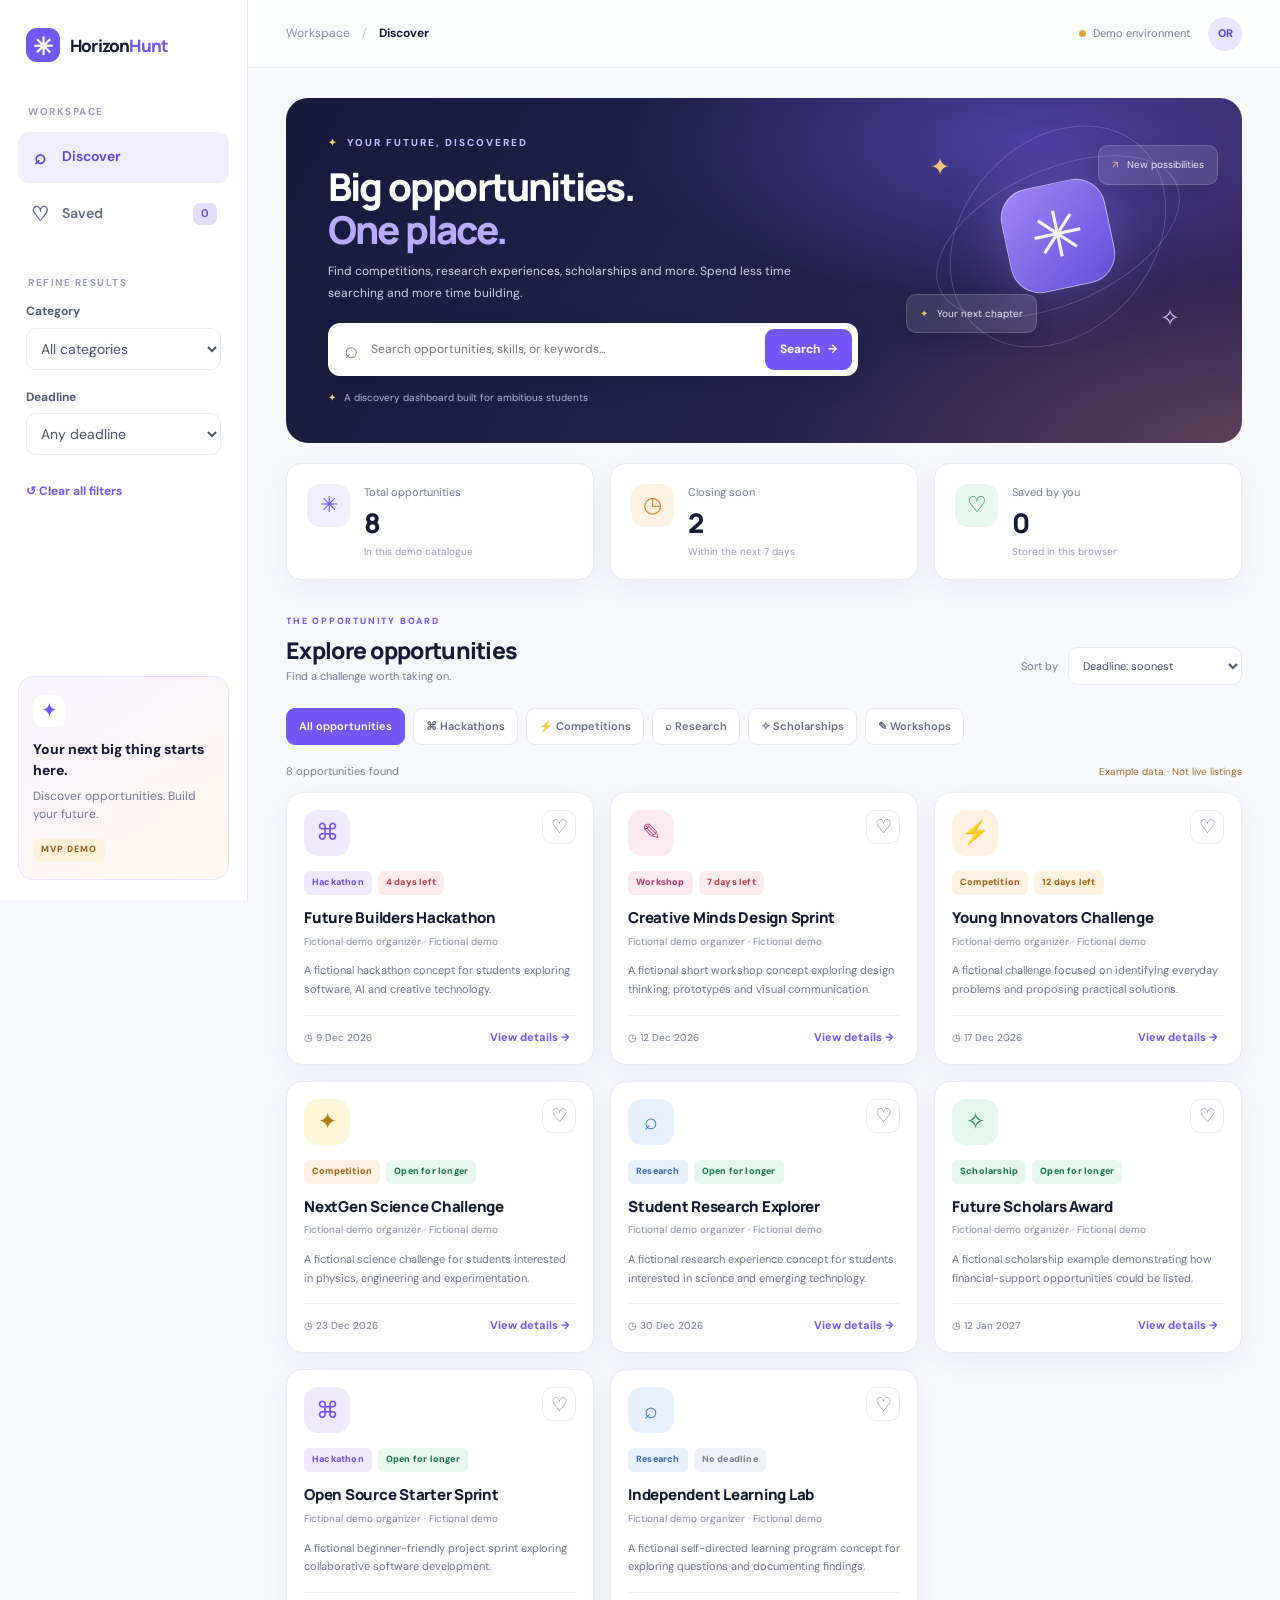
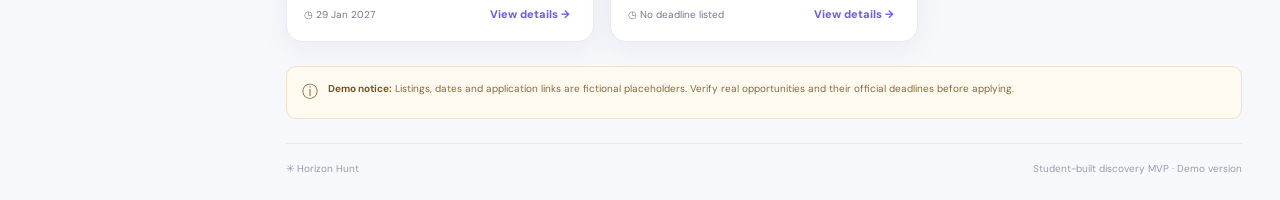
<file: index.html>
<!DOCTYPE html>
<html lang="en">
<head>
  <meta charset="UTF-8">
  <meta name="viewport" content="width=device-width, initial-scale=1.0">
  <meta name="theme-color" content="#10152c">
  <meta name="description" content="Horizon Hunt helps students discover and organize opportunities.">
  <title>Horizon Hunt — Discover What's Next</title>
  <link rel="preconnect" href="https://fonts.googleapis.com">
  <link rel="preconnect" href="https://fonts.gstatic.com" crossorigin>
  <link href="https://fonts.googleapis.com/css2?family=DM+Sans:wght@400;500;600;700&family=Manrope:wght@400;500;600;700;800&display=swap" rel="stylesheet">
  <link rel="stylesheet" href="style.css">
  <script src="script.js" defer></script>
</head>
<body>
  <div class="app-shell">
    <aside class="sidebar" id="sidebar">
      <a class="brand" href="#" aria-label="Horizon Hunt home">
        <span class="brand-mark">✳</span>
        <span>Horizon<span class="brand-light">Hunt</span></span>
      </a>

      <div class="sidebar-label">WORKSPACE</div>
      <nav class="side-nav" aria-label="Main navigation">
        <button class="nav-link active" data-view="discover" type="button">
          <span class="nav-icon">⌕</span> Discover
        </button>
        <button class="nav-link" data-view="saved" type="button">
          <span class="nav-icon">♡</span> Saved
          <span class="nav-count" id="savedNavCount">0</span>
        </button>
      </nav>

      <div class="sidebar-label filter-heading">REFINE RESULTS</div>

      <div class="filter-block">
        <label class="filter-label" for="categoryFilter">Category</label>
        <select id="categoryFilter">
          <option value="all">All categories</option>
          <option value="hackathon">Hackathons</option>
          <option value="competition">Competitions</option>
          <option value="research">Research</option>
          <option value="scholarship">Scholarships</option>
          <option value="workshop">Workshops</option>
        </select>
      </div>

      <div class="filter-block">
        <label class="filter-label" for="deadlineFilter">Deadline</label>
        <select id="deadlineFilter">
          <option value="all">Any deadline</option>
          <option value="7">Within 7 days</option>
          <option value="30">Within 30 days</option>
          <option value="upcoming">More than 30 days</option>
          <option value="no-date">No deadline listed</option>
        </select>
      </div>

      <button class="clear-filters" id="clearFilters" type="button">
        ↺ Clear all filters
      </button>

      <div class="sidebar-bottom">
        <div class="sidebar-note-icon">✦</div>
        <p class="sidebar-note-title">Your next big thing starts here.</p>
        <p class="sidebar-note-copy">Discover opportunities. Build your future.</p>
        <span class="demo-pill">MVP DEMO</span>
      </div>
    </aside>

    <main class="main-content">
      <header class="topbar">
        <button class="mobile-menu" id="mobileMenu" type="button"
          aria-label="Toggle navigation" aria-expanded="false" aria-controls="sidebar">☰</button>
        <div class="breadcrumb">Workspace <span>/</span> <strong id="breadcrumbPage">Discover</strong></div>
        <div class="topbar-right">
          <span class="demo-status"><span></span> Demo environment</span>
          <div class="avatar" aria-label="Student profile">OR</div>
        </div>
      </header>

      <section class="page-content">
        <section class="hero">
          <div class="hero-content">
            <div class="eyebrow"><span class="sparkle">✦</span> YOUR FUTURE, DISCOVERED</div>
            <h1>Big opportunities.<br><span>One place.</span></h1>
            <p class="hero-description">
              Find competitions, research experiences, scholarships and more.
              Spend less time searching and more time building.
            </p>
            <form class="search-form" id="searchForm" role="search">
              <span class="search-icon" aria-hidden="true">⌕</span>
              <label class="visually-hidden" for="searchInput">Search opportunities</label>
              <input id="searchInput" type="search"
                placeholder="Search opportunities, skills, or keywords..."
                autocomplete="off">
              <button type="submit">Search <span>→</span></button>
            </form>
            <div class="hero-footnote"><span>✦</span> A discovery dashboard built for ambitious students</div>
          </div>
          <div class="hero-art" aria-hidden="true">
            <div class="orbit orbit-one"></div>
            <div class="orbit orbit-two"></div>
            <div class="orbit-core">✳</div>
            <div class="float-card float-card-one"><span>↗</span> New possibilities</div>
            <div class="float-card float-card-two"><span>✦</span> Your next chapter</div>
            <div class="hero-star star-one">✦</div>
            <div class="hero-star star-two">✧</div>
          </div>
        </section>

        <section class="stats-grid" aria-label="Opportunity overview">
          <article class="stat-card">
            <div class="stat-icon purple-icon">✳</div>
            <div><p>Total opportunities</p><strong id="totalStat">0</strong><span>In this demo catalogue</span></div>
          </article>
          <article class="stat-card">
            <div class="stat-icon orange-icon">◷</div>
            <div><p>Closing soon</p><strong id="closingStat">0</strong><span>Within the next 7 days</span></div>
          </article>
          <article class="stat-card">
            <div class="stat-icon green-icon">♡</div>
            <div><p>Saved by you</p><strong id="savedStat">0</strong><span>Stored in this browser</span></div>
          </article>
        </section>

        <section class="catalogue-section" aria-labelledby="sectionTitle">
          <div class="section-heading">
            <div>
              <div class="section-kicker">THE OPPORTUNITY BOARD</div>
              <h2 id="sectionTitle">Explore opportunities</h2>
              <p id="sectionSubtitle">Find a challenge worth taking on.</p>
            </div>
            <div class="sort-control">
              <label for="sortFilter">Sort by</label>
              <select id="sortFilter">
                <option value="deadline">Deadline: soonest</option>
                <option value="newest">Recently added</option>
                <option value="name">Name: A–Z</option>
              </select>
            </div>
          </div>

          <div class="quick-filters" role="group" aria-label="Quick category filters">
            <button class="chip active" data-category="all" type="button">All opportunities</button>
            <button class="chip" data-category="hackathon" type="button">⌘ Hackathons</button>
            <button class="chip" data-category="competition" type="button">⚡ Competitions</button>
            <button class="chip" data-category="research" type="button">⌕ Research</button>
            <button class="chip" data-category="scholarship" type="button">✧ Scholarships</button>
            <button class="chip" data-category="workshop" type="button">✎ Workshops</button>
          </div>

          <div class="results-toolbar">
            <p id="resultsCount" aria-live="polite">Loading opportunities...</p>
            <span class="demo-reminder">Example data · Not live listings</span>
          </div>

          <div class="opportunity-grid" id="opportunityGrid" aria-live="polite"></div>

          <div class="empty-state" id="emptyState" hidden>
            <div class="empty-icon">⌕</div>
            <h3 id="emptyTitle">No matching opportunities</h3>
            <p id="emptyMessage">Try changing your search or filters.</p>
            <button class="primary-button" id="emptyReset" type="button">Reset filters</button>
          </div>

          <div class="bottom-note">
            <span>ⓘ</span>
            <p><strong>Demo notice:</strong> Listings, dates and application links are fictional placeholders.
              Verify real opportunities and their official deadlines before applying.</p>
          </div>
        </section>

        <footer class="page-footer">
          <span>✳ Horizon Hunt</span>
          <span>Student-built discovery MVP · Demo version</span>
        </footer>
      </section>
    </main>
  </div>

  <div class="modal-backdrop" id="opportunityModal" hidden>
    <section class="modal-panel" role="dialog" aria-modal="true"
      aria-labelledby="modalTitle" aria-describedby="modalDescription" tabindex="-1">
      <button class="modal-close" id="modalClose" type="button" aria-label="Close details">×</button>
      <div class="modal-top-art"><span>✳</span><span class="modal-demo-label">DEMO LISTING</span></div>
      <div class="modal-body">
        <div class="modal-tags">
          <span id="modalCategory" class="category-badge">Category</span>
          <span id="modalUrgency" class="urgency-badge">Deadline</span>
        </div>
        <h2 id="modalTitle">Opportunity title</h2>
        <p class="modal-provider" id="modalProvider">Fictional demo listing</p>
        <p id="modalDescription" class="modal-description"></p>

        <div class="detail-grid">
          <div class="detail-item"><span>◷ Deadline</span><strong id="modalDeadline">Not specified</strong></div>
          <div class="detail-item"><span>♙ Eligibility</span><strong id="modalEligibility">See details</strong></div>
        </div>

        <div class="modal-section">
          <h3>About this opportunity</h3>
          <p id="modalAbout"></p>
        </div>
        <div class="modal-demo-warning">
          <strong>⚠ Fictional example</strong>
          <p>This listing and its application address are placeholders for demonstrating the MVP. They are not verified opportunities.</p>
        </div>
        <div class="modal-actions">
          <button class="primary-button" id="modalSave" type="button">♡ Save opportunity</button>
          <a class="apply-button" id="modalApply" href="#"
            aria-label="Demo application link; not a real application">Demo link only ↗</a>
        </div>
      </div>
    </section>
  </div>

  <div class="toast" id="toast" role="status" aria-live="polite"></div>
</body>
</html>
</file>
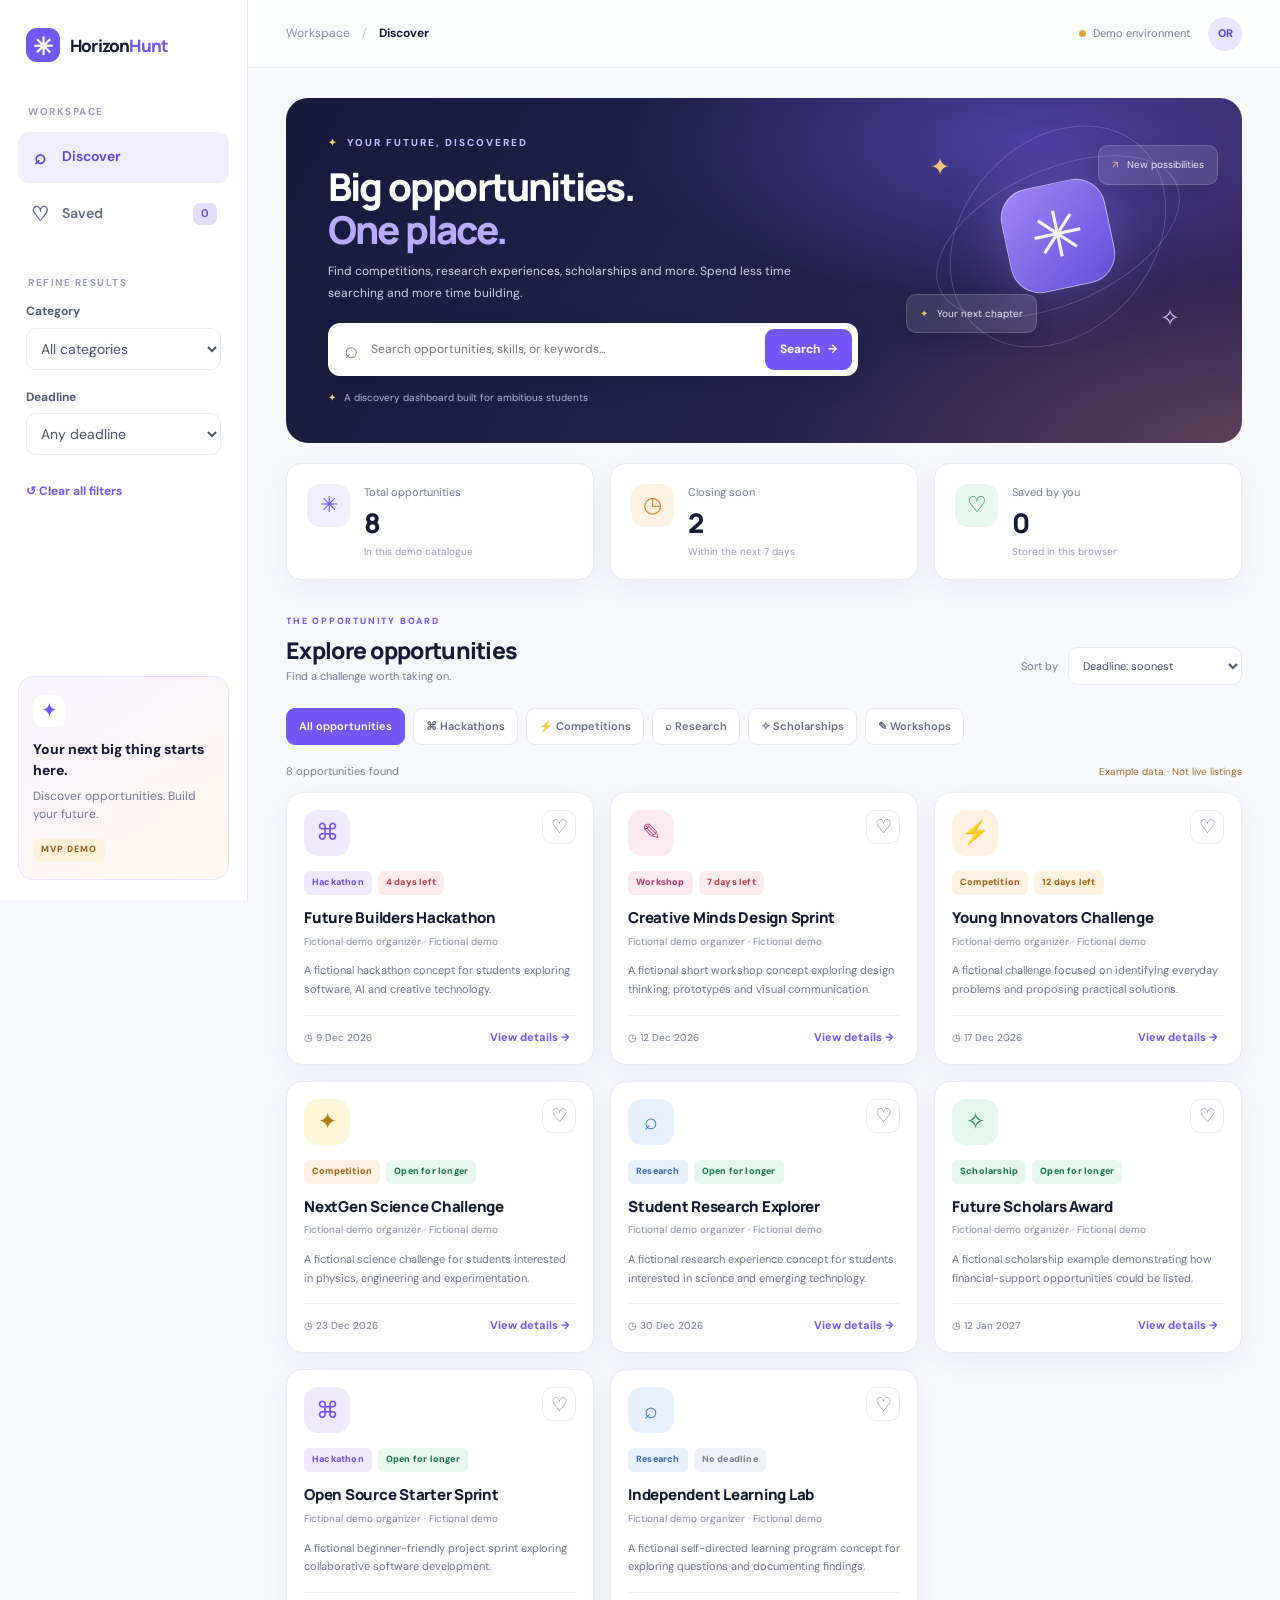
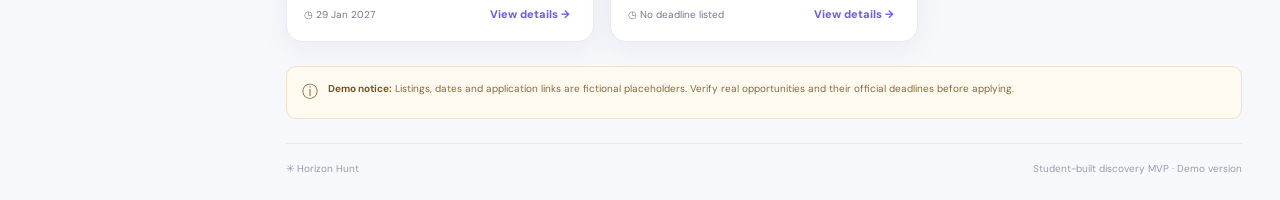
<file: opportunity radar.html>
<!DOCTYPE html>
<html lang="en">
<head>
  <meta charset="UTF-8">
  <meta name="viewport" content="width=device-width, initial-scale=1.0">
  <meta name="theme-color" content="#10152c">
  <meta name="description" content="Horizon Hunt helps students discover and organize opportunities.">
  <title>Horizon Hunt — Discover What's Next</title>
  <link rel="preconnect" href="https://fonts.googleapis.com">
  <link rel="preconnect" href="https://fonts.gstatic.com" crossorigin>
  <link href="https://fonts.googleapis.com/css2?family=DM+Sans:wght@400;500;600;700&family=Manrope:wght@400;500;600;700;800&display=swap" rel="stylesheet">
  <link rel="stylesheet" href="style.css">
  <script src="script.js" defer></script>
</head>
<body>
  <div class="app-shell">
    <aside class="sidebar" id="sidebar">
      <a class="brand" href="#" aria-label="Horizon Hunt home">
        <span class="brand-mark">✳</span>
        <span>Horizon<span class="brand-light">Hunt</span></span>
      </a>

      <div class="sidebar-label">WORKSPACE</div>
      <nav class="side-nav" aria-label="Main navigation">
        <button class="nav-link active" data-view="discover" type="button">
          <span class="nav-icon">⌕</span> Discover
        </button>
        <button class="nav-link" data-view="saved" type="button">
          <span class="nav-icon">♡</span> Saved
          <span class="nav-count" id="savedNavCount">0</span>
        </button>
      </nav>

      <div class="sidebar-label filter-heading">REFINE RESULTS</div>

      <div class="filter-block">
        <label class="filter-label" for="categoryFilter">Category</label>
        <select id="categoryFilter">
          <option value="all">All categories</option>
          <option value="hackathon">Hackathons</option>
          <option value="competition">Competitions</option>
          <option value="research">Research</option>
          <option value="scholarship">Scholarships</option>
          <option value="workshop">Workshops</option>
        </select>
      </div>

      <div class="filter-block">
        <label class="filter-label" for="deadlineFilter">Deadline</label>
        <select id="deadlineFilter">
          <option value="all">Any deadline</option>
          <option value="7">Within 7 days</option>
          <option value="30">Within 30 days</option>
          <option value="upcoming">More than 30 days</option>
          <option value="no-date">No deadline listed</option>
        </select>
      </div>

      <button class="clear-filters" id="clearFilters" type="button">
        ↺ Clear all filters
      </button>

      <div class="sidebar-bottom">
        <div class="sidebar-note-icon">✦</div>
        <p class="sidebar-note-title">Your next big thing starts here.</p>
        <p class="sidebar-note-copy">Discover opportunities. Build your future.</p>
        <span class="demo-pill">MVP DEMO</span>
      </div>
    </aside>

    <main class="main-content">
      <header class="topbar">
        <button class="mobile-menu" id="mobileMenu" type="button"
          aria-label="Toggle navigation" aria-expanded="false" aria-controls="sidebar">☰</button>
        <div class="breadcrumb">Workspace <span>/</span> <strong id="breadcrumbPage">Discover</strong></div>
        <div class="topbar-right">
          <span class="demo-status"><span></span> Demo environment</span>
          <div class="avatar" aria-label="Student profile">OR</div>
        </div>
      </header>

      <section class="page-content">
        <section class="hero">
          <div class="hero-content">
            <div class="eyebrow"><span class="sparkle">✦</span> YOUR FUTURE, DISCOVERED</div>
            <h1>Big opportunities.<br><span>One place.</span></h1>
            <p class="hero-description">
              Find competitions, research experiences, scholarships and more.
              Spend less time searching and more time building.
            </p>
            <form class="search-form" id="searchForm" role="search">
              <span class="search-icon" aria-hidden="true">⌕</span>
              <label class="visually-hidden" for="searchInput">Search opportunities</label>
              <input id="searchInput" type="search"
                placeholder="Search opportunities, skills, or keywords..."
                autocomplete="off">
              <button type="submit">Search <span>→</span></button>
            </form>
            <div class="hero-footnote"><span>✦</span> A discovery dashboard built for ambitious students</div>
          </div>
          <div class="hero-art" aria-hidden="true">
            <div class="orbit orbit-one"></div>
            <div class="orbit orbit-two"></div>
            <div class="orbit-core">✳</div>
            <div class="float-card float-card-one"><span>↗</span> New possibilities</div>
            <div class="float-card float-card-two"><span>✦</span> Your next chapter</div>
            <div class="hero-star star-one">✦</div>
            <div class="hero-star star-two">✧</div>
          </div>
        </section>

        <section class="stats-grid" aria-label="Opportunity overview">
          <article class="stat-card">
            <div class="stat-icon purple-icon">✳</div>
            <div><p>Total opportunities</p><strong id="totalStat">0</strong><span>In this demo catalogue</span></div>
          </article>
          <article class="stat-card">
            <div class="stat-icon orange-icon">◷</div>
            <div><p>Closing soon</p><strong id="closingStat">0</strong><span>Within the next 7 days</span></div>
          </article>
          <article class="stat-card">
            <div class="stat-icon green-icon">♡</div>
            <div><p>Saved by you</p><strong id="savedStat">0</strong><span>Stored in this browser</span></div>
          </article>
        </section>

        <section class="catalogue-section" aria-labelledby="sectionTitle">
          <div class="section-heading">
            <div>
              <div class="section-kicker">THE OPPORTUNITY BOARD</div>
              <h2 id="sectionTitle">Explore opportunities</h2>
              <p id="sectionSubtitle">Find a challenge worth taking on.</p>
            </div>
            <div class="sort-control">
              <label for="sortFilter">Sort by</label>
              <select id="sortFilter">
                <option value="deadline">Deadline: soonest</option>
                <option value="newest">Recently added</option>
                <option value="name">Name: A–Z</option>
              </select>
            </div>
          </div>

          <div class="quick-filters" role="group" aria-label="Quick category filters">
            <button class="chip active" data-category="all" type="button">All opportunities</button>
            <button class="chip" data-category="hackathon" type="button">⌘ Hackathons</button>
            <button class="chip" data-category="competition" type="button">⚡ Competitions</button>
            <button class="chip" data-category="research" type="button">⌕ Research</button>
            <button class="chip" data-category="scholarship" type="button">✧ Scholarships</button>
            <button class="chip" data-category="workshop" type="button">✎ Workshops</button>
          </div>

          <div class="results-toolbar">
            <p id="resultsCount" aria-live="polite">Loading opportunities...</p>
            <span class="demo-reminder">Example data · Not live listings</span>
          </div>

          <div class="opportunity-grid" id="opportunityGrid" aria-live="polite"></div>

          <div class="empty-state" id="emptyState" hidden>
            <div class="empty-icon">⌕</div>
            <h3 id="emptyTitle">No matching opportunities</h3>
            <p id="emptyMessage">Try changing your search or filters.</p>
            <button class="primary-button" id="emptyReset" type="button">Reset filters</button>
          </div>

          <div class="bottom-note">
            <span>ⓘ</span>
            <p><strong>Demo notice:</strong> Listings, dates and application links are fictional placeholders.
              Verify real opportunities and their official deadlines before applying.</p>
          </div>
        </section>

        <footer class="page-footer">
          <span>✳ Horizon Hunt</span>
          <span>Student-built discovery MVP · Demo version</span>
        </footer>
      </section>
    </main>
  </div>

  <div class="modal-backdrop" id="opportunityModal" hidden>
    <section class="modal-panel" role="dialog" aria-modal="true"
      aria-labelledby="modalTitle" aria-describedby="modalDescription" tabindex="-1">
      <button class="modal-close" id="modalClose" type="button" aria-label="Close details">×</button>
      <div class="modal-top-art"><span>✳</span><span class="modal-demo-label">DEMO LISTING</span></div>
      <div class="modal-body">
        <div class="modal-tags">
          <span id="modalCategory" class="category-badge">Category</span>
          <span id="modalUrgency" class="urgency-badge">Deadline</span>
        </div>
        <h2 id="modalTitle">Opportunity title</h2>
        <p class="modal-provider" id="modalProvider">Fictional demo listing</p>
        <p id="modalDescription" class="modal-description"></p>

        <div class="detail-grid">
          <div class="detail-item"><span>◷ Deadline</span><strong id="modalDeadline">Not specified</strong></div>
          <div class="detail-item"><span>♙ Eligibility</span><strong id="modalEligibility">See details</strong></div>
        </div>

        <div class="modal-section">
          <h3>About this opportunity</h3>
          <p id="modalAbout"></p>
        </div>
        <div class="modal-demo-warning">
          <strong>⚠ Fictional example</strong>
          <p>This listing and its application address are placeholders for demonstrating the MVP. They are not verified opportunities.</p>
        </div>
        <div class="modal-actions">
          <button class="primary-button" id="modalSave" type="button">♡ Save opportunity</button>
          <a class="apply-button" id="modalApply" href="#"
            aria-label="Demo application link; not a real application">Demo link only ↗</a>
        </div>
      </div>
    </section>
  </div>

  <div class="toast" id="toast" role="status" aria-live="polite"></div>
</body>
</html>
</file>
<file: style.css>
:root {
  --ink: #171a35;
  --muted: #777c96;
  --purple: #7357f5;
  --purple-dark: #5b40dc;
  --purple-soft: #f0edff;
  --line: #e9eaf2;
  --surface: #ffffff;
  --background: #f7f8fc;
  --navy: #11152e;
  --green: #15966a;
  --orange: #d98223;
  --red: #d94b61;
  --radius: 18px;
  --shadow: 0 8px 30px rgba(32, 34, 77, .055);
}

* { box-sizing: border-box; }

html { scroll-behavior: smooth; }

body {
  margin: 0;
  background: var(--background);
  color: var(--ink);
  font-family: "DM Sans", sans-serif;
  font-size: 14px;
  line-height: 1.55;
}

button, input, select { font: inherit; }
button, select { cursor: pointer; }
button:focus-visible, a:focus-visible, input:focus-visible, select:focus-visible {
  outline: 3px solid #ad9eff;
  outline-offset: 3px;
}

button:disabled { opacity: .55; cursor: not-allowed; }

[hidden] { display: none !important; }

.visually-hidden {
  position: absolute;
  width: 1px;
  height: 1px;
  padding: 0;
  margin: -1px;
  overflow: hidden;
  clip: rect(0, 0, 0, 0);
  white-space: nowrap;
  border: 0;
}

.app-shell { min-height: 100vh; }

.sidebar {
  width: 248px;
  background: var(--surface);
  border-right: 1px solid var(--line);
  position: fixed;
  inset: 0 auto 0 0;
  z-index: 30;
  padding: 28px 18px 20px;
  display: flex;
  flex-direction: column;
  overflow-y: auto;
}

.brand {
  display: flex;
  align-items: center;
  gap: 10px;
  padding: 0 8px;
  text-decoration: none;
  color: var(--ink);
  font: 800 17px "Manrope", sans-serif;
  letter-spacing: -.8px;
  white-space: nowrap;
}

.brand-mark {
  display: grid;
  place-items: center;
  width: 34px;
  height: 34px;
  background: var(--purple);
  color: white;
  border-radius: 11px;
  font-size: 24px;
}

.brand-light { color: var(--purple); }

.sidebar-label {
  margin: 42px 10px 12px;
  color: #9b9eb2;
  font-size: 10px;
  letter-spacing: 1.5px;
  font-weight: 700;
}

.side-nav { display: grid; gap: 6px; }

.nav-link {
  display: flex;
  align-items: center;
  gap: 12px;
  width: 100%;
  min-height: 44px;
  padding: 10px 12px;
  border: 0;
  border-radius: 11px;
  background: transparent;
  color: #666b85;
  text-align: left;
  font-weight: 600;
}

.nav-link:hover { background: #f8f7ff; }

.nav-link.active {
  background: var(--purple-soft);
  color: var(--purple-dark);
}

.nav-icon { width: 20px; font-size: 20px; text-align: center; }

.nav-count {
  margin-left: auto;
  min-width: 24px;
  padding: 2px 6px;
  text-align: center;
  border-radius: 7px;
  background: #e3ddff;
  color: var(--purple-dark);
  font-size: 11px;
}

.filter-heading { margin-top: 35px; }

.filter-block { margin: 0 8px 18px; }

.filter-label {
  display: block;
  margin-bottom: 7px;
  color: #555b75;
  font-size: 12px;
  font-weight: 700;
}

.filter-block select, .sort-control select {
  width: 100%;
  min-height: 42px;
  border: 1px solid var(--line);
  border-radius: 10px;
  background: white;
  color: #4e536c;
  padding: 0 10px;
}

.clear-filters {
  margin: 0 8px;
  padding: 9px 0;
  border: 0;
  background: none;
  color: var(--purple);
  text-align: left;
  font-weight: 700;
  font-size: 12px;
}

.sidebar-bottom {
  margin-top: auto;
  padding: 18px 14px;
  border: 1px solid #e8e2ff;
  border-radius: 15px;
  background: linear-gradient(145deg, #f7f4ff, #fff8ef);
}

.sidebar-note-icon {
  display: grid;
  place-items: center;
  width: 32px;
  height: 32px;
  border-radius: 10px;
  background: white;
  color: var(--purple);
  font-size: 20px;
}

.sidebar-note-title { margin: 12px 0 5px; font-weight: 800; }
.sidebar-note-copy { margin: 0 0 13px; color: var(--muted); font-size: 12px; }

.demo-pill {
  display: inline-block;
  padding: 4px 8px;
  border-radius: 6px;
  background: #fff0d9;
  color: #93601d;
  font-size: 9px;
  font-weight: 800;
  letter-spacing: 1px;
}

.main-content { margin-left: 248px; min-width: 0; }

.topbar {
  height: 68px;
  padding: 0 38px;
  background: rgba(255,255,255,.94);
  border-bottom: 1px solid var(--line);
  display: flex;
  align-items: center;
  justify-content: space-between;
  gap: 16px;
}

.breadcrumb { color: #8b8fa5; font-size: 12px; }
.breadcrumb span { margin: 0 9px; color: #c3c5d2; }
.breadcrumb strong { color: var(--ink); }

.topbar-right { display: flex; align-items: center; gap: 18px; }

.demo-status {
  display: flex;
  align-items: center;
  gap: 7px;
  color: #777c91;
  font-size: 11px;
}

.demo-status span {
  width: 7px;
  height: 7px;
  background: #e4a341;
  border-radius: 50%;
}

.avatar {
  display: grid;
  place-items: center;
  width: 34px;
  height: 34px;
  border-radius: 50%;
  background: #e9e4ff;
  color: var(--purple-dark);
  font-weight: 800;
  font-size: 11px;
}

.mobile-menu { display: none; }

.page-content { max-width: 1600px; margin: 0 auto; padding: 30px 38px 24px; }

.hero {
  position: relative;
  min-height: 278px;
  padding: 37px 42px;
  overflow: hidden;
  border-radius: 22px;
  color: white;
  background:
    radial-gradient(ellipse at 78% 12%, rgba(123,96,255,.45), transparent 38%),
    radial-gradient(ellipse at 100% 100%, rgba(236,149,99,.22), transparent 35%),
    linear-gradient(118deg, #171a3b, #25224e 65%, #342657);
}

.hero-content { position: relative; z-index: 2; max-width: 580px; }

.eyebrow {
  color: #c7baff;
  font-size: 10px;
  letter-spacing: 2px;
  font-weight: 800;
}

.sparkle { margin-right: 5px; color: #ffc873; }

.hero h1 {
  margin: 14px 0 10px;
  font: 800 clamp(30px, 3vw, 43px)/1.13 "Manrope", sans-serif;
  letter-spacing: -1.8px;
}

.hero h1 span { color: #b9aaff; }

.hero-description {
  max-width: 480px;
  margin: 0 0 19px;
  color: #d1d0e5;
  font-size: 12px;
  line-height: 1.8;
}

.search-form {
  display: flex;
  align-items: center;
  gap: 11px;
  width: min(100%, 530px);
  min-height: 49px;
  padding: 5px 5px 5px 15px;
  border: 1px solid rgba(255,255,255,.23);
  border-radius: 12px;
  background: white;
  box-shadow: 0 8px 25px rgba(0,0,0,.12);
}

.search-icon { color: #878ba4; font-size: 24px; }

.search-form input {
  flex: 1;
  min-width: 0;
  border: 0;
  outline: 0;
  background: transparent;
  color: var(--ink);
  font-size: 12px;
}

.search-form input:focus-visible { outline: 0; }
.search-form:focus-within { outline: 3px solid #ad9eff; outline-offset: 3px; }

.search-form button, .primary-button {
  border: 0;
  border-radius: 9px;
  background: var(--purple);
  color: white;
  padding: 11px 15px;
  font-size: 12px;
  font-weight: 700;
  white-space: nowrap;
}

.search-form button:hover, .primary-button:hover { background: var(--purple-dark); }
.search-form button span { margin-left: 5px; }

.hero-footnote { margin-top: 14px; color: #b8b5d6; font-size: 10px; }
.hero-footnote span { color: #ffc873; margin-right: 5px; }

.hero-art {
  position: absolute;
  width: 320px;
  height: 270px;
  right: 24px;
  top: 3px;
  display: grid;
  place-items: center;
  opacity: .95;
}

.orbit {
  position: absolute;
  border: 1px solid rgba(213,204,255,.24);
  border-radius: 50%;
  transform: rotate(-24deg);
}

.orbit-one { width: 260px; height: 135px; }
.orbit-two { width: 190px; height: 245px; transform: rotate(42deg); }

.orbit-core {
  display: grid;
  place-items: center;
  width: 106px;
  height: 106px;
  border: 1px solid rgba(255,255,255,.5);
  border-radius: 30px;
  background: linear-gradient(140deg, #a58cff, #6750df);
  box-shadow: 0 0 70px rgba(154,126,255,.4);
  font-size: 64px;
  color: white;
  transform: rotate(-12deg);
}

.float-card {
  position: absolute;
  padding: 11px 13px;
  border: 1px solid rgba(255,255,255,.17);
  border-radius: 10px;
  background: rgba(255,255,255,.12);
  backdrop-filter: blur(10px);
  color: #f4f1ff;
  font-size: 10px;
  box-shadow: 0 8px 20px rgba(0,0,0,.1);
}

.float-card span { color: #ffc873; margin-right: 6px; }
.float-card-one { top: 44px; right: 0; }
.float-card-two { bottom: 38px; left: 8px; }
.hero-star { position: absolute; color: #ffcb78; font-size: 24px; }
.star-one { top: 47px; left: 32px; }
.star-two { right: 38px; bottom: 35px; color: #d3c8ff; }

.stats-grid {
  display: grid;
  grid-template-columns: repeat(3, minmax(0, 1fr));
  gap: 16px;
  margin: 20px 0 35px;
}

.stat-card {
  display: flex;
  align-items: flex-start;
  gap: 14px;
  min-width: 0;
  padding: 20px;
  border: 1px solid var(--line);
  border-radius: 15px;
  background: white;
  box-shadow: var(--shadow);
}

.stat-icon {
  flex-shrink: 0;
  display: grid;
  place-items: center;
  width: 43px;
  height: 43px;
  border-radius: 13px;
  font-size: 22px;
}

.purple-icon { color: #7054e8; background: #f0edff; }
.orange-icon { color: #d18427; background: #fff1df; }
.green-icon { color: #178a65; background: #e5f7ef; }

.stat-card p { margin: 0 0 3px; color: #777c94; font-size: 11px; }
.stat-card strong { display: block; font: 800 27px "Manrope", sans-serif; letter-spacing: -1px; }
.stat-card div > span { display: block; margin-top: 3px; color: #9a9eb0; font-size: 10px; }

.catalogue-section { min-width: 0; }

.section-heading {
  display: flex;
  justify-content: space-between;
  align-items: flex-end;
  gap: 20px;
}

.section-kicker { color: var(--purple); font-size: 9px; font-weight: 800; letter-spacing: 1.8px; }
.section-heading h2 { margin: 5px 0 2px; font: 800 23px "Manrope", sans-serif; letter-spacing: -.7px; }
.section-heading p { margin: 0; color: var(--muted); font-size: 11px; }

.sort-control { display: flex; align-items: center; gap: 10px; color: #777c91; font-size: 11px; }
.sort-control select { width: 174px; min-height: 38px; }

.quick-filters {
  display: flex;
  flex-wrap: wrap;
  gap: 8px;
  margin: 23px 0 16px;
}

.chip {
  padding: 9px 12px;
  border: 1px solid #e7e8f1;
  border-radius: 9px;
  background: white;
  color: #686d84;
  font-size: 11px;
  font-weight: 600;
}

.chip:hover { border-color: #c7bcff; color: var(--purple-dark); }
.chip.active { border-color: var(--purple); background: var(--purple); color: white; }

.results-toolbar {
  display: flex;
  justify-content: space-between;
  align-items: center;
  gap: 10px;
  margin: 18px 0 12px;
}

.results-toolbar p { margin: 0; color: #777c91; font-size: 11px; }
.results-toolbar p strong { color: var(--ink); }
.demo-reminder { color: #a1702b; font-size: 10px; }

.opportunity-grid {
  display: grid;
  grid-template-columns: repeat(3, minmax(0, 1fr));
  gap: 16px;
}

.opportunity-card {
  position: relative;
  display: flex;
  flex-direction: column;
  min-width: 0;
  min-height: 270px;
  padding: 17px;
  border: 1px solid var(--line);
  border-radius: 16px;
  background: white;
  box-shadow: var(--shadow);
  transition: transform .18s ease, box-shadow .18s ease, border-color .18s ease;
}

.opportunity-card:hover {
  transform: translateY(-3px);
  border-color: #d9d0ff;
  box-shadow: 0 14px 32px rgba(45,39,98,.09);
}

.card-top { display: flex; align-items: flex-start; justify-content: space-between; gap: 10px; }

.card-art {
  display: grid;
  place-items: center;
  width: 46px;
  height: 46px;
  border-radius: 14px;
  font-size: 23px;
  flex-shrink: 0;
}

.art-purple { background: #eee9ff; color: #7453ed; }
.art-orange { background: #fff0df; color: #d17c25; }
.art-green { background: #e4f7ef; color: #198962; }
.art-blue { background: #e6f1ff; color: #3974c7; }
.art-pink { background: #ffe9f1; color: #d64d83; }
.art-yellow { background: #fff6d9; color: #ad7a13; }

.save-button {
  display: grid;
  place-items: center;
  width: 34px;
  height: 34px;
  border: 1px solid var(--line);
  border-radius: 10px;
  background: white;
  color: #7b8097;
  font-size: 19px;
}

.save-button:hover { border-color: #d7ccff; color: var(--purple); }
.save-button.saved { background: #f0edff; color: var(--purple-dark); border-color: #d8ceff; }

.card-badges { display: flex; flex-wrap: wrap; gap: 6px; margin-top: 15px; }

.category-badge, .urgency-badge {
  display: inline-flex;
  align-items: center;
  width: fit-content;
  padding: 5px 8px;
  border-radius: 6px;
  font-size: 9px;
  font-weight: 800;
  letter-spacing: .2px;
}

.category-badge { background: #f0edff; color: #694ee0; }
.category-badge[data-category="hackathon"] { background: #eee9ff; color: #694ee0; }
.category-badge[data-category="competition"] { background: #fff0df; color: #a45e18; }
.category-badge[data-category="research"] { background: #e6f1ff; color: #306ab7; }
.category-badge[data-category="scholarship"] { background: #e3f7ee; color: #14764f; }
.category-badge[data-category="workshop"] { background: #ffe9f1; color: #b9366c; }

.urgency-badge.urgent { background: #ffebed; color: #c43c4e; }
.urgency-badge.soon { background: #fff2df; color: #a86714; }
.urgency-badge.open { background: #e5f7ef; color: #17764f; }
.urgency-badge.no-deadline { background: #f0f1f6; color: #777c91; }

.card-title {
  margin: 12px 0 5px;
  font: 800 15px/1.45 "Manrope", sans-serif;
  letter-spacing: -.25px;
  overflow-wrap: anywhere;
}

.card-provider { margin: 0; color: #858aa0; font-size: 10px; }

.card-description {
  margin: 12px 0 16px;
  color: #6f748b;
  font-size: 11px;
  line-height: 1.7;
  display: -webkit-box;
  -webkit-line-clamp: 3;
  -webkit-box-orient: vertical;
  overflow: hidden;
}

.card-bottom {
  display: flex;
  justify-content: space-between;
  align-items: center;
  gap: 8px;
  margin-top: auto;
  padding-top: 12px;
  border-top: 1px solid #f0f0f6;
}

.deadline-text { color: #737890; font-size: 10px; }
.details-button {
  border: 0;
  background: none;
  color: var(--purple);
  font-size: 11px;
  font-weight: 800;
  white-space: nowrap;
}

.details-button:hover { color: var(--purple-dark); text-decoration: underline; }

.empty-state {
  padding: 50px 20px;
  text-align: center;
  border: 1px dashed #d9d7e9;
  border-radius: 16px;
  background: white;
}

.empty-icon { color: #9a8ae9; font-size: 42px; }
.empty-state h3 { margin: 8px 0; font: 800 19px "Manrope", sans-serif; }
.empty-state p { margin: 0 auto 18px; max-width: 350px; color: var(--muted); font-size: 12px; }
.primary-button { display: inline-flex; justify-content: center; align-items: center; text-decoration: none; }

.bottom-note {
  display: flex;
  gap: 10px;
  margin-top: 24px;
  padding: 13px 15px;
  border: 1px solid #f0e3c8;
  border-radius: 10px;
  background: #fffaf0;
  color: #886b3c;
}

.bottom-note > span { font-size: 16px; }
.bottom-note p { margin: 0; font-size: 10px; line-height: 1.7; }
.bottom-note strong { color: #765624; }

.page-footer {
  display: flex;
  justify-content: space-between;
  gap: 12px;
  margin-top: 24px;
  padding-top: 17px;
  border-top: 1px solid var(--line);
  color: #999db0;
  font-size: 10px;
}

.modal-backdrop {
  position: fixed;
  inset: 0;
  z-index: 100;
  display: grid;
  place-items: center;
  padding: 22px;
  background: rgba(17,20,43,.68);
  backdrop-filter: blur(5px);
  overflow-y: auto;
}

.modal-panel {
  position: relative;
  width: min(100%, 620px);
  max-height: calc(100vh - 44px);
  overflow-y: auto;
  border-radius: 20px;
  background: white;
  box-shadow: 0 24px 80px rgba(0,0,0,.25);
  animation: modal-enter .18s ease-out;
}

@keyframes modal-enter {
  from { opacity: 0; transform: translateY(8px) scale(.99); }
  to { opacity: 1; transform: translateY(0) scale(1); }
}

.modal-close {
  position: absolute;
  z-index: 2;
  top: 14px;
  right: 14px;
  display: grid;
  place-items: center;
  width: 36px;
  height: 36px;
  border: 1px solid rgba(255,255,255,.35);
  border-radius: 10px;
  background: rgba(255,255,255,.18);
  color: white;
  font-size: 25px;
}

.modal-top-art {
  display: flex;
  align-items: center;
  justify-content: space-between;
  min-height: 100px;
  padding: 25px 30px;
  background:
    radial-gradient(circle at 80% 20%, rgba(255,255,255,.17), transparent 35%),
    linear-gradient(120deg, #201b48, #6951cf);
  color: white;
  font-size: 37px;
}

.modal-demo-label {
  padding: 6px 9px;
  border: 1px solid rgba(255,255,255,.35);
  border-radius: 6px;
  font-size: 9px;
  letter-spacing: 1px;
  font-weight: 800;
}

.modal-body { padding: 27px 30px 30px; }
.modal-tags { display: flex; flex-wrap: wrap; gap: 7px; }
.modal-body h2 { margin: 12px 0 4px; font: 800 25px/1.3 "Manrope", sans-serif; letter-spacing: -.7px; }
.modal-provider { margin: 0; color: #8b8fa4; font-size: 11px; }
.modal-description { margin: 18px 0; color: #686e85; font-size: 13px; line-height: 1.8; }

.detail-grid { display: grid; grid-template-columns: repeat(2, minmax(0,1fr)); gap: 12px; margin: 20px 0 24px; }

.detail-item {
  padding: 14px;
  border: 1px solid var(--line);
  border-radius: 11px;
  background: #fafaff;
}

.detail-item span { display: block; margin-bottom: 7px; color: #898da2; font-size: 10px; }
.detail-item strong { display: block; overflow-wrap: anywhere; font-size: 12px; }

.modal-section h3 { margin: 0 0 8px; font: 800 14px "Manrope", sans-serif; }
.modal-section p { margin: 0; color: #70758a; font-size: 12px; line-height: 1.8; }

.modal-demo-warning {
  margin-top: 22px;
  padding: 13px 15px;
  border: 1px solid #f0dfb9;
  border-radius: 10px;
  background: #fffaf0;
  color: #855e23;
}

.modal-demo-warning strong { font-size: 11px; }
.modal-demo-warning p { margin: 4px 0 0; font-size: 11px; line-height: 1.65; }

.modal-actions { display: flex; flex-wrap: wrap; gap: 10px; margin-top: 23px; }
.modal-actions button, .modal-actions a { flex: 1; min-width: 150px; min-height: 43px; }

.apply-button {
  display: inline-flex;
  align-items: center;
  justify-content: center;
  padding: 10px 14px;
  border: 1px solid #e3e4ef;
  border-radius: 9px;
  background: #f8f8fc;
  color: #70758b;
  text-decoration: none;
  font-size: 11px;
  font-weight: 700;
}

.toast {
  position: fixed;
  right: 22px;
  bottom: 22px;
  z-index: 150;
  max-width: min(360px, calc(100vw - 32px));
  padding: 13px 17px;
  border: 1px solid #ded8ff;
  border-radius: 11px;
  background: white;
  color: var(--ink);
  box-shadow: 0 12px 35px rgba(25,20,60,.17);
  font-size: 12px;
  font-weight: 600;
}

@media (min-width: 1500px) {
  .page-content { padding-left: 50px; padding-right: 50px; }
  .opportunity-grid { grid-template-columns: repeat(4, minmax(0,1fr)); }
}

@media (max-width: 1200px) {
  .sidebar { width: 220px; }
  .main-content { margin-left: 220px; }
  .page-content { padding: 24px; }
  .topbar { padding: 0 24px; }
  .hero { padding: 32px; }
  .hero-art { right: -40px; opacity: .65; }
  .opportunity-grid { grid-template-columns: repeat(2, minmax(0,1fr)); }
  .stats-grid { gap: 10px; }
  .stat-card { padding: 15px; gap: 10px; }
}

@media (max-width: 900px) {
  .sidebar { width: 205px; padding: 22px 13px; }
  .main-content { margin-left: 205px; }
  .page-content { padding: 20px; }
  .hero-art { right: -100px; opacity: .32; }
  .hero-content { max-width: 100%; }
  .stats-grid { grid-template-columns: 1fr; margin-bottom: 28px; }
  .stat-card { align-items: center; }
  .stat-card div > span { margin-top: 1px; }
  .section-heading { align-items: flex-start; flex-direction: column; }
  .sort-control { width: 100%; justify-content: space-between; }
  .sort-control select { width: min(65%, 250px); }
}

@media (max-width: 640px) {
  .sidebar {
    width: min(290px, 86vw);
    transform: translateX(-105%);
    transition: transform .22s ease;
    box-shadow: none;
  }
  .sidebar.open {
    transform: translateX(0);
    box-shadow: 12px 0 45px rgba(15,18,43,.18);
  }
  .main-content { margin-left: 0; }
  .topbar { height: 58px; padding: 0 15px; }
  .mobile-menu {
    display: inline-grid;
    place-items: center;
    width: 36px;
    height: 36px;
    border: 1px solid var(--line);
    border-radius: 9px;
    background: white;
    color: var(--ink);
    font-size: 17px;
  }
  .breadcrumb { margin-right: auto; font-size: 11px; }
  .breadcrumb span { margin: 0 5px; }
  .topbar-right { gap: 9px; }
  .demo-status { font-size: 9px; }
  .avatar { width: 30px; height: 30px; }
  .page-content { padding: 14px; }
  .hero { min-height: 0; padding: 26px 19px; border-radius: 17px; }
  .hero h1 { font-size: 33px; }
  .hero-description { font-size: 11px; }
  .hero-art { right: -150px; opacity: .17; }
  .search-form { gap: 7px; padding-left: 10px; }
  .search-form input { font-size: 11px; }
  .search-form button { padding: 10px 11px; }
  .search-form button span { display: none; }
  .stats-grid { gap: 9px; margin: 14px 0 28px; }
  .stat-card { padding: 13px; }
  .stat-icon { width: 38px; height: 38px; }
  .stat-card strong { font-size: 23px; }
  .section-heading h2 { font-size: 21px; }
  .quick-filters { gap: 6px; margin-top: 17px; }
  .chip { padding: 8px 9px; font-size: 10px; }
  .results-toolbar { align-items: flex-start; flex-direction: column; gap: 4px; }
  .opportunity-grid { grid-template-columns: 1fr; gap: 11px; }
  .opportunity-card { min-height: 245px; padding: 16px; }
  .card-title { font-size: 16px; }
  .page-footer { flex-direction: column; gap: 5px; }
  .modal-backdrop { padding: 10px; }
  .modal-panel { max-height: calc(100dvh - 20px); border-radius: 16px; }
  .modal-top-art { min-height: 82px; padding: 20px; }
  .modal-body { padding: 22px 19px; }
  .modal-body h2 { font-size: 22px; }
  .detail-grid { grid-template-columns: 1fr; gap: 8px; }
  .modal-actions { flex-direction: column; }
  .modal-actions button, .modal-actions a { width: 100%; }
}

@media (prefers-reduced-motion: reduce) {
  *, *::before, *::after {
    scroll-behavior: auto !important;
    animation-duration: .01ms !important;
    animation-iteration-count: 1 !important;
    transition-duration: .01ms !important;
  }
}
</file>
